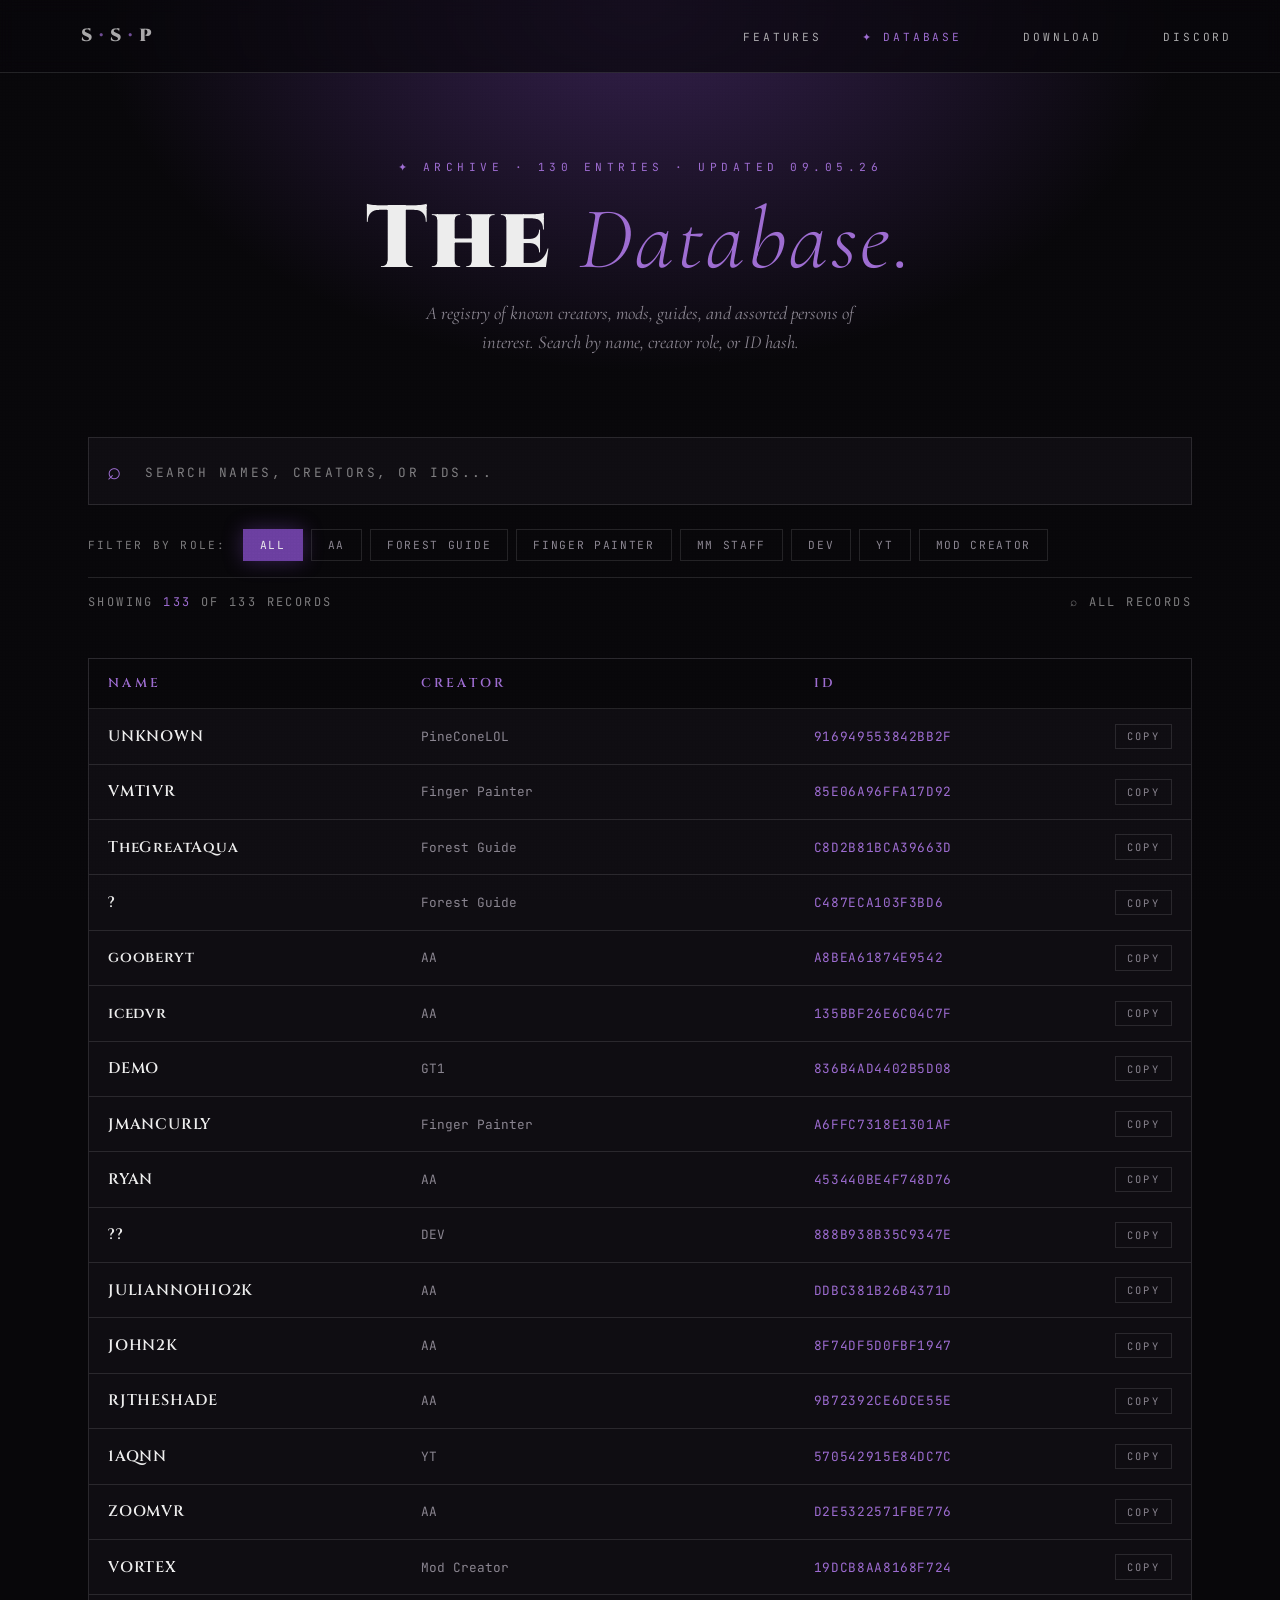
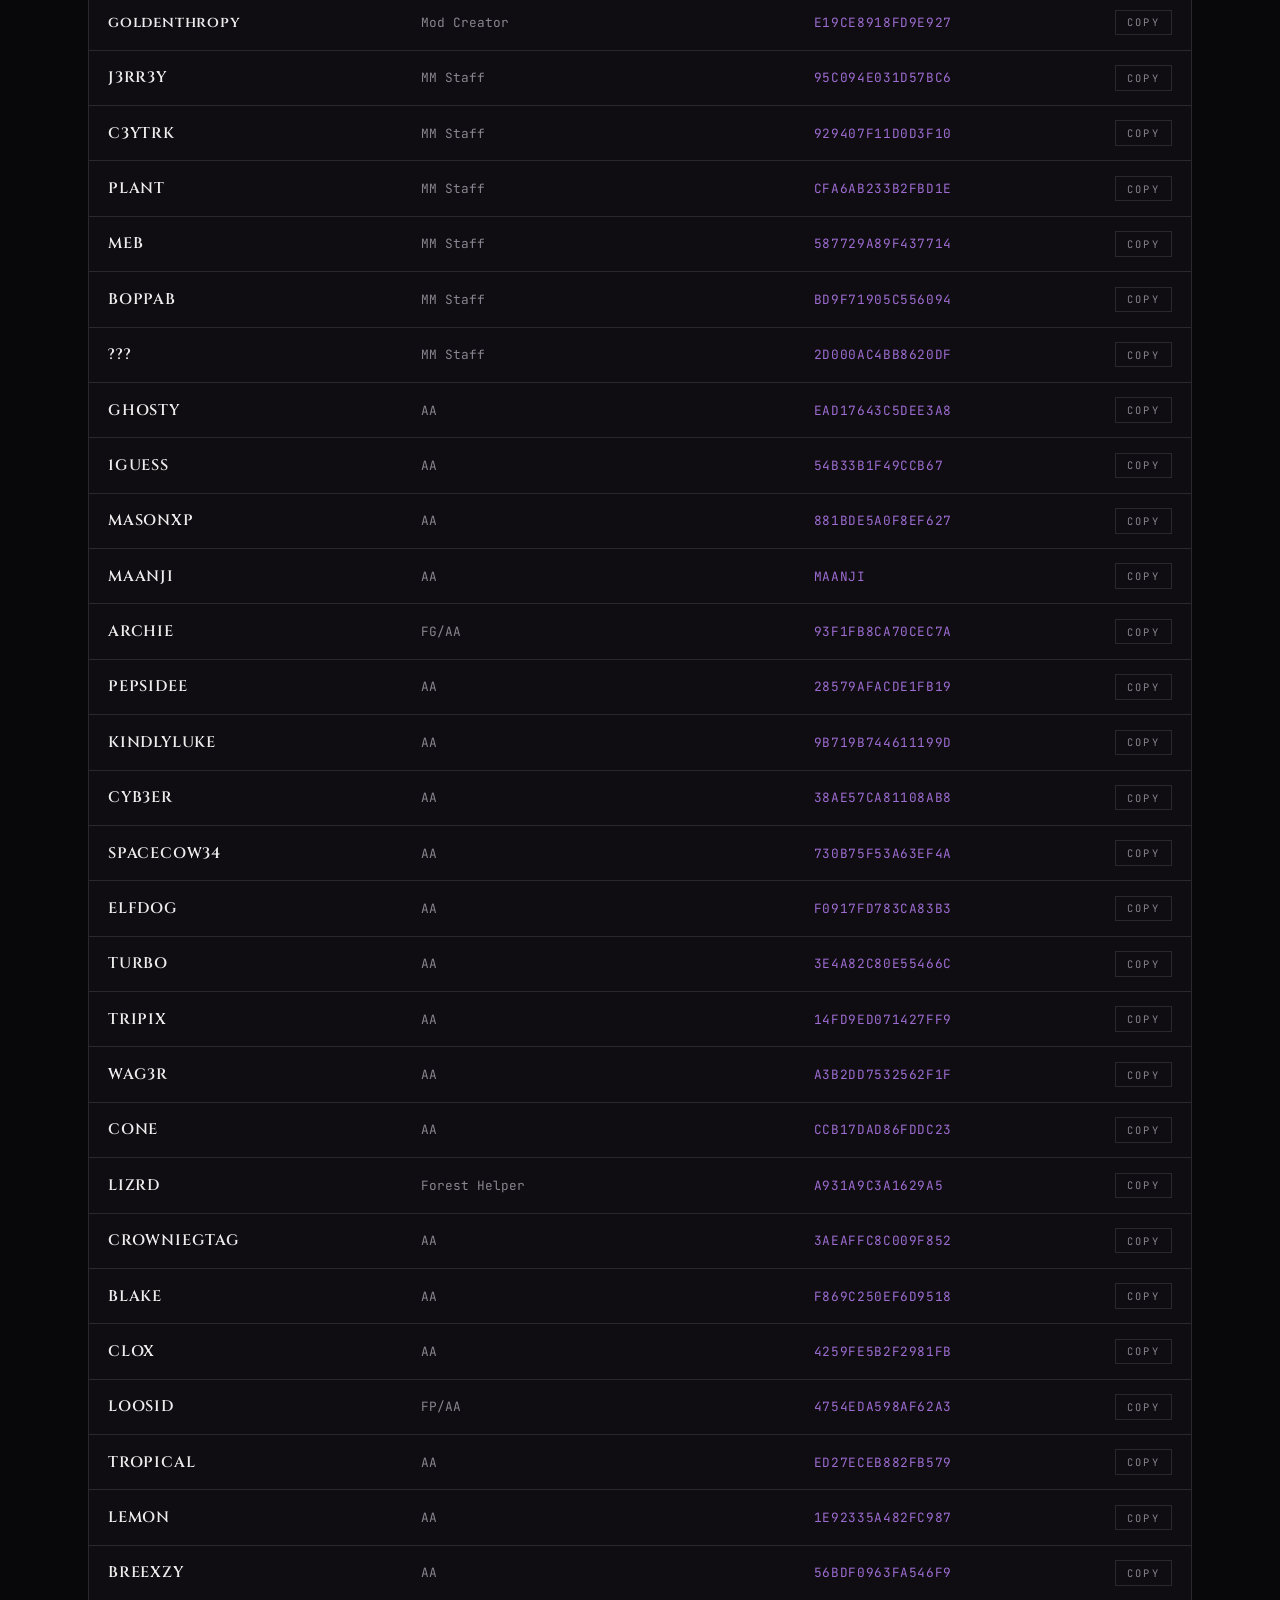
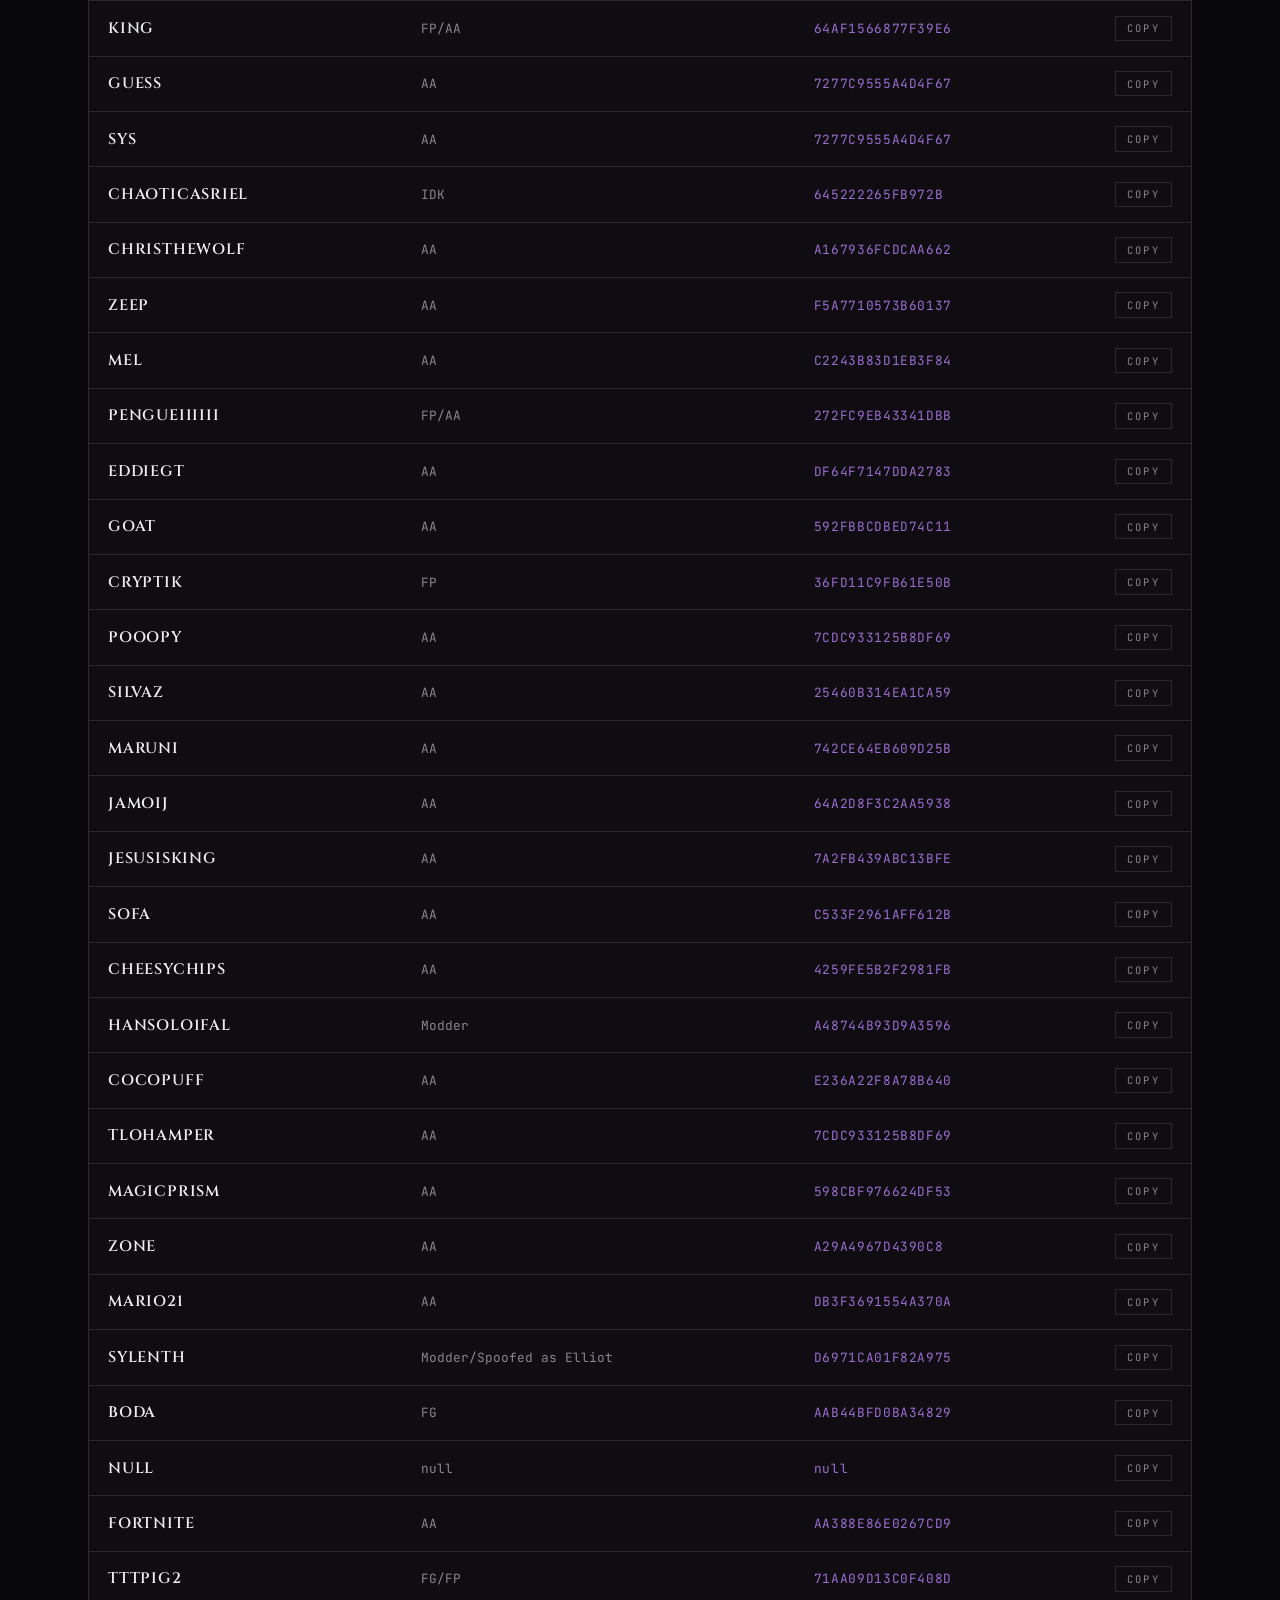
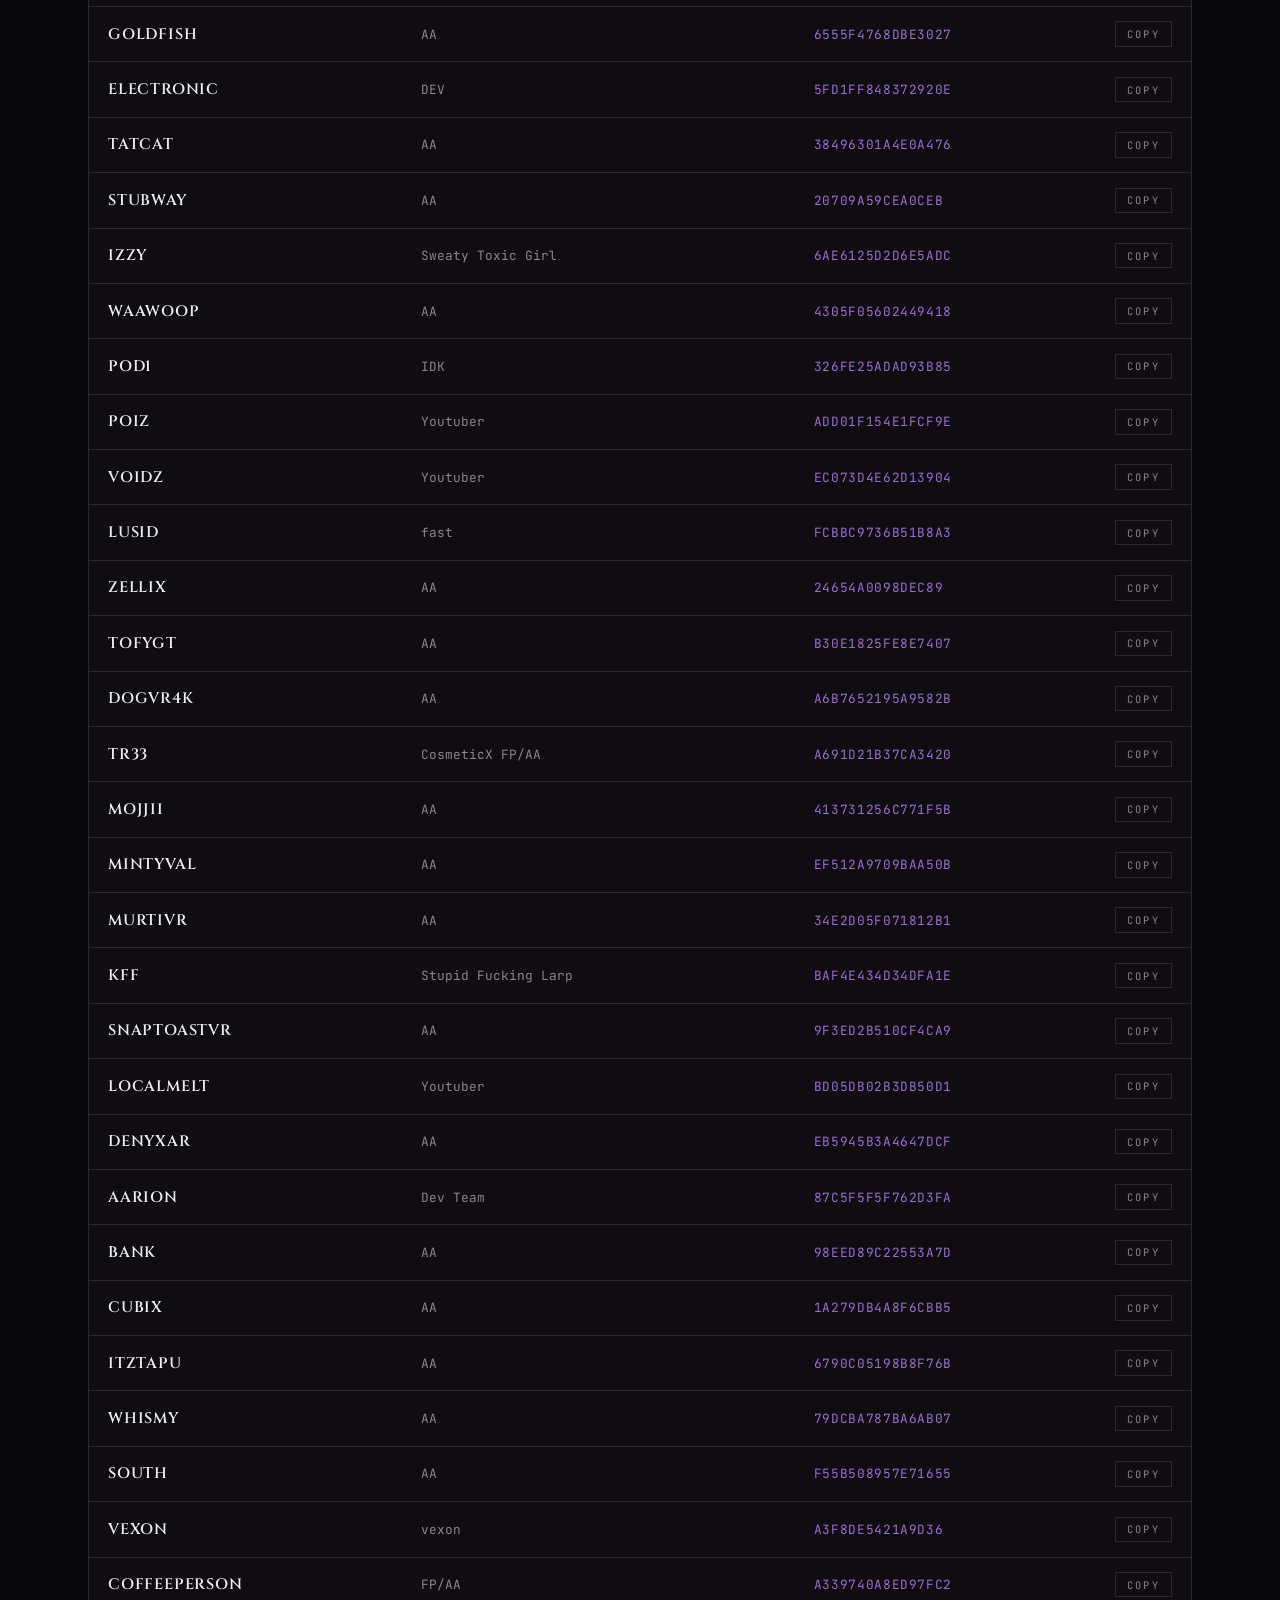
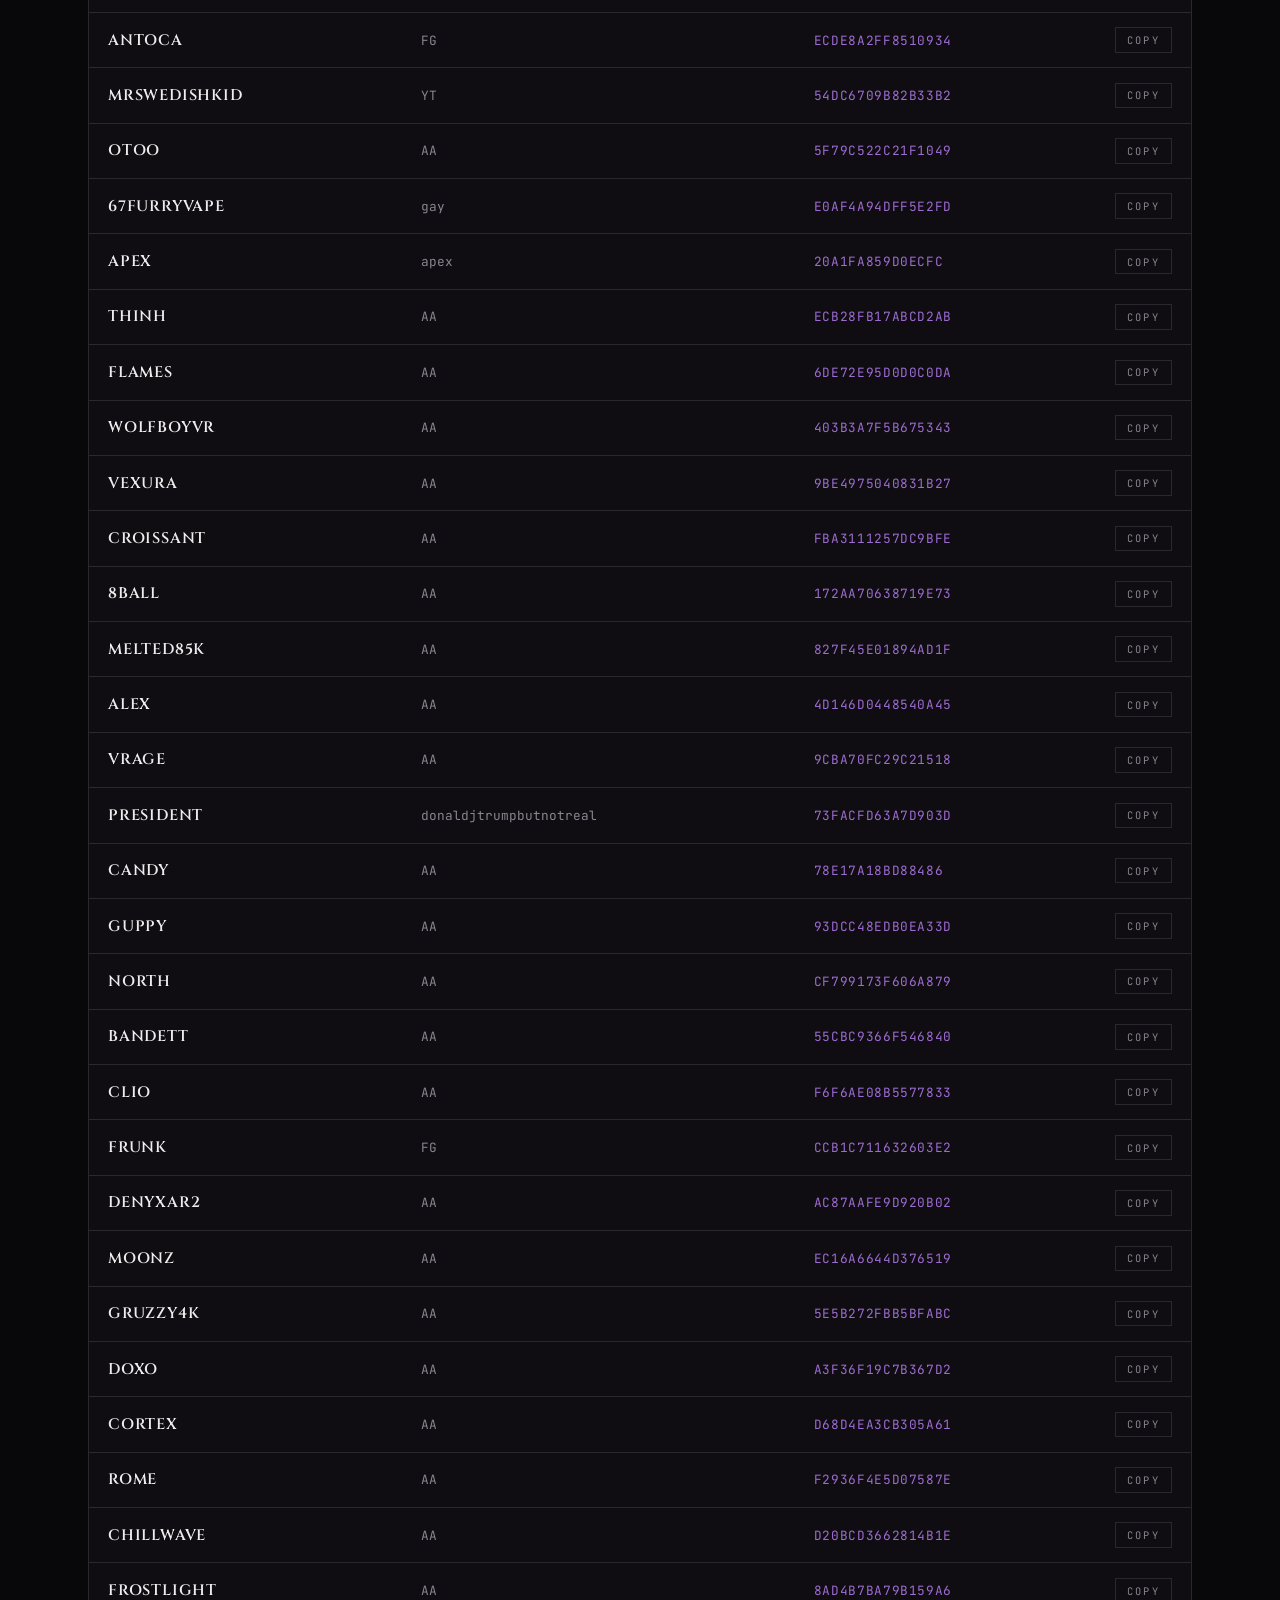
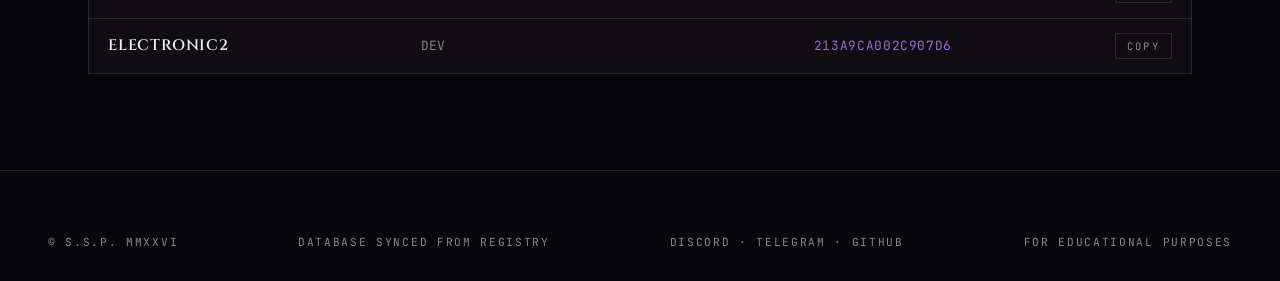
<file: Database.html>
<!DOCTYPE html>
<html lang="en">
<head>
<meta charset="UTF-8">
<title>Database — Secret Service Panel</title>
<style>
  @import url('https://fonts.googleapis.com/css2?family=Cinzel:wght@400;600;900&family=Cormorant+Garamond:ital,wght@0,300;0,400;1,400;1,500&family=JetBrains+Mono:wght@400;700&display=swap');

  :root {
    --bg: #08070a;
    --bg-2: #0f0d12;
    --bg-3: #15101c;
    --fg: #ededed;
    --gray: #8a8590;
    --muted: rgba(237, 237, 237, 0.5);
    --accent: #6b3fa0;
    --accent-2: #9d6cd1;
    --accent-glow: rgba(107, 63, 160, 0.45);
    --border: rgba(237, 237, 237, 0.12);
  }

  * { box-sizing: border-box; margin: 0; padding: 0; }

  html { scroll-behavior: smooth; }

  body {
    background: var(--bg);
    color: var(--fg);
    font-family: 'Cormorant Garamond', serif;
    overflow-x: hidden;
    cursor: crosshair;
    min-height: 100vh;
  }

  body::before {
    content: '';
    position: fixed;
    inset: 0;
    pointer-events: none;
    background-image:
      radial-gradient(circle at 25% 30%, rgba(255,255,255,0.018) 1px, transparent 1px),
      radial-gradient(circle at 75% 70%, rgba(255,255,255,0.018) 1px, transparent 1px);
    background-size: 3px 3px, 5px 5px;
    z-index: 1000;
    mix-blend-mode: overlay;
  }

  ::selection { background: var(--accent); color: var(--fg); }

  /* ============ NAV ============ */
  nav {
    position: fixed;
    top: 0; left: 0; right: 0;
    padding: 1.5rem 3rem;
    display: flex;
    justify-content: space-between;
    align-items: center;
    z-index: 100;
    backdrop-filter: blur(8px);
    background: rgba(8, 7, 10, 0.7);
    border-bottom: 1px solid var(--border);
  }
  nav .logo {
    font-family: 'Cinzel', serif;
    font-weight: 900;
    font-size: 1.1rem;
    letter-spacing: 0.4em;
    text-decoration: none;
    color: var(--fg);
  }
  nav .logo span { color: var(--accent-2); }
  nav ul { list-style: none; display: flex; gap: 2.5rem; }
  nav a {
    color: var(--fg);
    text-decoration: none;
    font-family: 'JetBrains Mono', monospace;
    font-size: 0.7rem;
    letter-spacing: 0.25em;
    text-transform: uppercase;
    opacity: 0.7;
    transition: all 0.2s;
  }
  nav a::before {
    content: '✦ ';
    color: var(--accent-2);
    opacity: 0;
    transition: opacity 0.2s;
  }
  nav a:hover { opacity: 1; }
  nav a:hover::before, nav a.active::before { opacity: 1; }
  nav a.active { opacity: 1; color: var(--accent-2); }

  /* ============ HEADER ============ */
  .header {
    padding: 10rem 3rem 3rem;
    text-align: center;
    position: relative;
    overflow: hidden;
  }

  .header::after {
    content: '';
    position: absolute;
    inset: 0;
    background: radial-gradient(ellipse at 50% 0%, var(--accent-glow), transparent 60%);
    pointer-events: none;
    z-index: 0;
  }

  .header-inner { position: relative; z-index: 1; }

  .eyebrow {
    font-family: 'JetBrains Mono', monospace;
    font-size: 0.7rem;
    letter-spacing: 0.4em;
    color: var(--accent-2);
    text-transform: uppercase;
    margin-bottom: 1.5rem;
  }

  .header h1 {
    font-family: 'Cinzel', serif;
    font-size: clamp(2.5rem, 7vw, 5.5rem);
    font-weight: 900;
    line-height: 0.95;
    letter-spacing: 0.04em;
    margin-bottom: 1rem;
  }
  .header h1 em {
    font-family: 'Cormorant Garamond', serif;
    font-style: italic;
    font-weight: 300;
    color: var(--accent-2);
  }

  .header .lede {
    font-size: 1.15rem;
    line-height: 1.6;
    color: var(--gray);
    max-width: 55ch;
    margin: 0 auto 2rem;
    font-style: italic;
  }

  /* ============ SEARCH BAR ============ */
  .search-section {
    max-width: 1200px;
    margin: 0 auto;
    padding: 0 3rem 2rem;
  }

  .search-wrap {
    position: relative;
    margin-bottom: 1.5rem;
  }

  .search-wrap::before {
    content: '⌕';
    position: absolute;
    left: 1.2rem;
    top: 50%;
    transform: translateY(-50%);
    font-size: 1.5rem;
    color: var(--accent-2);
    pointer-events: none;
    z-index: 1;
  }

  .search-input {
    width: 100%;
    background: var(--bg-2);
    border: 1px solid var(--border);
    color: var(--fg);
    padding: 1.4rem 1.4rem 1.4rem 3.5rem;
    font-family: 'JetBrains Mono', monospace;
    font-size: 0.95rem;
    letter-spacing: 0.05em;
    outline: none;
    transition: all 0.2s;
    cursor: text;
  }
  .search-input::placeholder {
    color: var(--muted);
    text-transform: uppercase;
    letter-spacing: 0.2em;
    font-size: 0.8rem;
  }
  .search-input:focus {
    border-color: var(--accent);
    box-shadow: 0 0 30px var(--accent-glow);
    background: var(--bg-3);
  }

  .filters {
    display: flex;
    gap: 0.5rem;
    flex-wrap: wrap;
    align-items: center;
  }

  .filter-label {
    font-family: 'JetBrains Mono', monospace;
    font-size: 0.7rem;
    letter-spacing: 0.2em;
    text-transform: uppercase;
    color: var(--muted);
    margin-right: 0.5rem;
  }

  .chip {
    background: transparent;
    border: 1px solid var(--border);
    color: var(--gray);
    padding: 0.5rem 1rem;
    font-family: 'JetBrains Mono', monospace;
    font-size: 0.7rem;
    letter-spacing: 0.15em;
    text-transform: uppercase;
    cursor: crosshair;
    transition: all 0.2s;
  }
  .chip:hover { color: var(--fg); border-color: var(--gray); }
  .chip.active {
    background: var(--accent);
    color: var(--fg);
    border-color: var(--accent);
    box-shadow: 0 0 20px var(--accent-glow);
  }

  .result-count {
    margin-top: 1rem;
    font-family: 'JetBrains Mono', monospace;
    font-size: 0.75rem;
    letter-spacing: 0.2em;
    text-transform: uppercase;
    color: var(--muted);
    display: flex;
    justify-content: space-between;
    align-items: center;
    padding-top: 1rem;
    border-top: 1px solid var(--border);
  }

  .result-count .count { color: var(--accent-2); }

  /* ============ TABLE ============ */
  .table-section {
    max-width: 1200px;
    margin: 0 auto;
    padding: 1rem 3rem 6rem;
  }

  .id-table {
    width: 100%;
    border-collapse: separate;
    border-spacing: 0;
    border: 1px solid var(--border);
    background: var(--bg-2);
  }

  .id-table thead {
    background: var(--bg);
    position: sticky;
    top: 80px;
    z-index: 10;
  }

  .id-table th {
    text-align: left;
    padding: 1rem 1.2rem;
    font-family: 'Cinzel', serif;
    font-weight: 600;
    font-size: 0.8rem;
    letter-spacing: 0.25em;
    text-transform: uppercase;
    color: var(--accent-2);
    border-bottom: 1px solid var(--border);
  }

  .id-table td {
    padding: 0.9rem 1.2rem;
    border-bottom: 1px solid var(--border);
    font-family: 'JetBrains Mono', monospace;
    font-size: 0.85rem;
    transition: background 0.15s;
  }

  .id-table tr:hover td {
    background: var(--bg-3);
  }
  .id-table tr:last-child td { border-bottom: none; }

  .id-table .col-name {
    font-family: 'Cinzel', serif;
    font-size: 0.95rem;
    letter-spacing: 0.05em;
    font-weight: 600;
    color: var(--fg);
  }

  .id-table .col-creator {
    color: var(--gray);
    font-size: 0.8rem;
  }

  .id-table .col-id {
    color: var(--accent-2);
    font-size: 0.8rem;
    letter-spacing: 0.05em;
    user-select: all;
  }

  .id-table .col-action {
    width: 80px;
    text-align: right;
  }

  .copy-btn {
    background: transparent;
    border: 1px solid var(--border);
    color: var(--gray);
    padding: 0.3rem 0.7rem;
    font-family: 'JetBrains Mono', monospace;
    font-size: 0.65rem;
    letter-spacing: 0.2em;
    text-transform: uppercase;
    cursor: crosshair;
    transition: all 0.2s;
  }
  .copy-btn:hover {
    background: var(--accent);
    color: var(--fg);
    border-color: var(--accent);
  }
  .copy-btn.copied {
    background: var(--accent-2);
    border-color: var(--accent-2);
    color: var(--bg);
  }

  /* highlight matched text */
  .hl {
    background: var(--accent);
    color: var(--fg);
    padding: 0 2px;
  }

  .empty {
    padding: 4rem 2rem;
    text-align: center;
    font-style: italic;
    color: var(--gray);
    font-size: 1.2rem;
    border: 1px dashed var(--border);
  }

  /* ============ FOOTER ============ */
  footer {
    padding: 4rem 3rem 2rem;
    border-top: 1px solid var(--border);
    display: flex;
    justify-content: space-between;
    flex-wrap: wrap;
    gap: 2rem;
    font-family: 'JetBrains Mono', monospace;
    font-size: 0.7rem;
    letter-spacing: 0.15em;
    color: var(--gray);
    text-transform: uppercase;
  }

  /* mobile */
  @media (max-width: 800px) {
    nav { padding: 1rem 1.5rem; }
    nav ul { gap: 1.2rem; }
    .header { padding: 8rem 1.5rem 2rem; }
    .search-section, .table-section { padding-left: 1.5rem; padding-right: 1.5rem; }

    .id-table thead { display: none; }
    .id-table, .id-table tbody, .id-table tr, .id-table td {
      display: block;
      width: 100%;
    }
    .id-table tr {
      border-bottom: 1px solid var(--border);
      padding: 1rem 0;
    }
    .id-table td {
      border-bottom: none;
      padding: 0.3rem 1.2rem;
    }
    .id-table td::before {
      content: attr(data-label) ': ';
      color: var(--muted);
      font-size: 0.7rem;
      letter-spacing: 0.2em;
      text-transform: uppercase;
      margin-right: 0.5rem;
    }
    .id-table .col-action { text-align: left; padding-top: 0.5rem; }
  }
</style>
</head>
<body>

<nav>
  <a href="secret-service-panel.html" class="logo">S<span>·</span>S<span>·</span>P</a>
  <ul>
    <li><a href="secret-service-panel.html#features">Features</a></li>
    <li><a href="database.html" class="active">Database</a></li>
    <li><a href="secret-service-panel.html#download">Download</a></li>
    <li><a href="#">Discord</a></li>
  </ul>
</nav>

<section class="header">
  <div class="header-inner">
    <div class="eyebrow">✦ ARCHIVE · 130 ENTRIES · UPDATED 09.05.26</div>
    <h1>The <em>Database.</em></h1>
    <p class="lede">A registry of known creators, mods, guides, and assorted persons of interest. Search by name, creator role, or ID hash.</p>
  </div>
</section>

<section class="search-section">
  <div class="search-wrap">
    <input
      type="text"
      class="search-input"
      id="search"
      placeholder="Search names, creators, or IDs..."
      autocomplete="off"
      spellcheck="false"
    >
  </div>
  <div class="filters">
    <span class="filter-label">Filter by role:</span>
    <button class="chip active" data-filter="all">All</button>
    <button class="chip" data-filter="AA">AA</button>
    <button class="chip" data-filter="FG">Forest Guide</button>
    <button class="chip" data-filter="FP">Finger Painter</button>
    <button class="chip" data-filter="MM">MM Staff</button>
    <button class="chip" data-filter="DEV">Dev</button>
    <button class="chip" data-filter="YT">YT</button>
    <button class="chip" data-filter="Mod">Mod Creator</button>
  </div>
  <div class="result-count">
    <span>Showing <span class="count" id="count">0</span> of <span id="total">0</span> records</span>
    <span id="status">⌕ Type to search</span>
  </div>
</section>

<section class="table-section">
  <table class="id-table" id="table">
    <thead>
      <tr>
        <th>Name</th>
        <th>Creator</th>
        <th>ID</th>
        <th></th>
      </tr>
    </thead>
    <tbody id="tbody"></tbody>
  </table>
  <div class="empty" id="empty" style="display:none;">— No records found —</div>
</section>

<footer>
  <span>© S.S.P. MMXXVI</span>
  <span>Database synced from registry</span>
  <span>Discord · Telegram · Github</span>
  <span>For educational purposes</span>
</footer>

<script>
const data = [
  {"name":"UNKNOWN","creator":"PineConeLOL","id":"916949553842BB2F"},
  {"name":"VMT1VR","creator":"Finger Painter","id":"85E06A96FFA17D92"},
  {"name":"TheGreatAqua","creator":"Forest Guide","id":"C8D2B81BCA39663D"},
  {"name":"?","creator":"Forest Guide","id":"C487ECA103F3BD6"},
  {"name":"gooberyt","creator":"AA","id":"A8BEA61874E9542"},
  {"name":"icedvr","creator":"AA","id":"135BBF26E6C04C7F"},
  {"name":"DEMO","creator":"GT1","id":"836B4AD4402B5D08"},
  {"name":"JMANCURLY","creator":"Finger Painter","id":"A6FFC7318E1301AF"},
  {"name":"RYAN","creator":"AA","id":"453440BE4F748D76"},
  {"name":"??","creator":"DEV","id":"888B938B35C9347E"},
  {"name":"JULIANNOHIO2K","creator":"AA","id":"DDBC381B26B4371D"},
  {"name":"JOHN2K","creator":"AA","id":"8F74DF5D0FBF1947"},
  {"name":"RJTHESHADE","creator":"AA","id":"9B72392CE6DCE55E"},
  {"name":"1AQNN","creator":"YT","id":"570542915E84DC7C"},
  {"name":"ZOOMVR","creator":"AA","id":"D2E5322571FBE776"},
  {"name":"VORTEX","creator":"Mod Creator","id":"19DCB8AA8168F724"},
  {"name":"goldenthropy","creator":"Mod Creator","id":"E19CE8918FD9E927"},
  {"name":"J3RR3Y","creator":"MM Staff","id":"95C094E031D57BC6"},
  {"name":"C3YTRK","creator":"MM Staff","id":"929407F11D0D3F10"},
  {"name":"PLANT","creator":"MM Staff","id":"CFA6AB233B2FBD1E"},
  {"name":"MEB","creator":"MM Staff","id":"587729A89F437714"},
  {"name":"BOPPAB","creator":"MM Staff","id":"BD9F71905C556094"},
  {"name":"???","creator":"MM Staff","id":"2D000AC4BB8620DF"},
  {"name":"GHOSTY","creator":"AA","id":"EAD17643C5DEE3A8"},
  {"name":"1GUESS","creator":"AA","id":"54B33B1F49CCB67"},
  {"name":"MASONXP","creator":"AA","id":"881BDE5A0F8EF627"},
  {"name":"MAANJI","creator":"AA","id":"MAANJI"},
  {"name":"ARCHIE","creator":"FG/AA","id":"93F1FB8CA70CEC7A"},
  {"name":"PEPSIDEE","creator":"AA","id":"28579AFACDE1FB19"},
  {"name":"KINDLYLUKE","creator":"AA","id":"9B719B744611199D"},
  {"name":"CYB3ER","creator":"AA","id":"38AE57CA81108AB8"},
  {"name":"SPACECOW34","creator":"AA","id":"730B75F53A63EF4A"},
  {"name":"ELFDOG","creator":"AA","id":"F0917FD783CA83B3"},
  {"name":"TURBO","creator":"AA","id":"3E4A82C80E55466C"},
  {"name":"TRIPIX","creator":"AA","id":"14FD9ED071427FF9"},
  {"name":"WAG3R","creator":"AA","id":"A3B2DD7532562F1F"},
  {"name":"CONE","creator":"AA","id":"CCB17DAD86FDDC23"},
  {"name":"LIZRD","creator":"Forest Helper","id":"A931A9C3A1629A5"},
  {"name":"CROWNIEGTAG","creator":"AA","id":"3AEAFFC8C009F852"},
  {"name":"BLAKE","creator":"AA","id":"F869C250EF6D9518"},
  {"name":"CLOX","creator":"AA","id":"4259FE5B2F2981FB"},
  {"name":"LOOSID","creator":"FP/AA","id":"4754EDA598AF62A3"},
  {"name":"TROPICAL","creator":"AA","id":"ED27ECEB882FB579"},
  {"name":"LEMON","creator":"AA","id":"1E92335A482FC987"},
  {"name":"BREEXZY","creator":"AA","id":"56BDF0963FA546F9"},
  {"name":"KING","creator":"FP/AA","id":"64AF1566877F39E6"},
  {"name":"GUESS","creator":"AA","id":"7277C9555A4D4F67"},
  {"name":"SYS","creator":"AA","id":"7277C9555A4D4F67"},
  {"name":"CHAOTICASRIEL","creator":"IDK","id":"645222265FB972B"},
  {"name":"CHRISTHEWOLF","creator":"AA","id":"A167936FCDCAA662"},
  {"name":"ZEEP","creator":"AA","id":"F5A7710573B60137"},
  {"name":"MEL","creator":"AA","id":"C2243B83D1EB3F84"},
  {"name":"PENGUEIIIIII","creator":"FP/AA","id":"272FC9EB43341DBB"},
  {"name":"EDDIEGT","creator":"AA","id":"DF64F7147DDA2783"},
  {"name":"GOAT","creator":"AA","id":"592FBBCDBED74C11"},
  {"name":"CRYPTIK","creator":"FP","id":"36FD11C9FB61E50B"},
  {"name":"POOOPY","creator":"AA","id":"7CDC933125B8DF69"},
  {"name":"SILVAZ","creator":"AA","id":"25460B314EA1CA59"},
  {"name":"MARUNI","creator":"AA","id":"742CE64EB609D25B"},
  {"name":"JAMOIJ","creator":"AA","id":"64A2D8F3C2AA5938"},
  {"name":"JESUSISKING","creator":"AA","id":"7A2FB439ABC13BFE"},
  {"name":"SOFA","creator":"AA","id":"C533F2961AFF612B"},
  {"name":"CHEESYCHIPS","creator":"AA","id":"4259FE5B2F2981FB"},
  {"name":"HANSOLO1FAL","creator":"Modder","id":"A48744B93D9A3596"},
  {"name":"COCOPUFF","creator":"AA","id":"E236A22F8A78B640"},
  {"name":"TLOHAMPER","creator":"AA","id":"7CDC933125B8DF69"},
  {"name":"MAGICPRISM","creator":"AA","id":"598CBF976624DF53"},
  {"name":"ZONE","creator":"AA","id":"A29A4967D4390C8"},
  {"name":"MARIO21","creator":"AA","id":"DB3F3691554A370A"},
  {"name":"SYLENTH","creator":"Modder/Spoofed as Elliot","id":"D6971CA01F82A975"},
  {"name":"BODA","creator":"FG","id":"AAB44BFD0BA34829"},
  {"name":"NULL","creator":"null","id":"null"},
  {"name":"FORTNITE","creator":"AA","id":"AA388E86E0267CD9"},
  {"name":"TTTPIG2","creator":"FG/FP","id":"71AA09D13C0F408D"},
  {"name":"GOLDFISH","creator":"AA","id":"6555F4768DBE3027"},
  {"name":"ELECTRONIC","creator":"DEV","id":"5FD1FF848372920E"},
  {"name":"TATCAT","creator":"AA","id":"38496301A4E0A476"},
  {"name":"STUBWAY","creator":"AA","id":"20709A59CEA0CEB"},
  {"name":"IZZY","creator":"Sweaty Toxic Girl","id":"6AE6125D2D6E5ADC"},
  {"name":"WAAWOOP","creator":"AA","id":"4305F05602449418"},
  {"name":"POD1","creator":"IDK","id":"326FE25ADAD93B85"},
  {"name":"POIZ","creator":"Youtuber","id":"ADD01F154E1FCF9E"},
  {"name":"VOIDZ","creator":"Youtuber","id":"EC073D4E62D13904"},
  {"name":"LUSID","creator":"fast","id":"FCBBC9736B51B8A3"},
  {"name":"ZELLIX","creator":"AA","id":"24654A0098DEC89"},
  {"name":"TOFYGT","creator":"AA","id":"B30E1825FE8E7407"},
  {"name":"DOGVR4K","creator":"AA","id":"A6B7652195A9582B"},
  {"name":"TR33","creator":"CosmeticX FP/AA","id":"A691D21B37CA3420"},
  {"name":"MOJJII","creator":"AA","id":"413731256C771F5B"},
  {"name":"MINTYVAL","creator":"AA","id":"EF512A9709BAA50B"},
  {"name":"MURTIVR","creator":"AA","id":"34E2D05F071812B1"},
  {"name":"KFF","creator":"Stupid Fucking Larp","id":"BAF4E434D34DFA1E"},
  {"name":"SNAPTOASTVR","creator":"AA","id":"9F3ED2B510CF4CA9"},
  {"name":"LOCALMELT","creator":"Youtuber","id":"BD05DB02B3DB50D1"},
  {"name":"DENYXAR","creator":"AA","id":"EB5945B3A4647DCF"},
  {"name":"AARION","creator":"Dev Team","id":"87C5F5F5F762D3FA"},
  {"name":"BANK","creator":"AA","id":"98EED89C22553A7D"},
  {"name":"CUBIX","creator":"AA","id":"1A279DB4A8F6CBB5"},
  {"name":"ITZTAPU","creator":"AA","id":"6790C05198B8F76B"},
  {"name":"WHISMY","creator":"AA","id":"79DCBA787BA6AB07"},
  {"name":"SOUTH","creator":"AA","id":"F55B508957E71655"},
  {"name":"VEXON","creator":"vexon","id":"A3F8DE5421A9D36"},
  {"name":"COFFEEPERSON","creator":"FP/AA","id":"A339740A8ED97FC2"},
  {"name":"ANTOCA","creator":"FG","id":"ECDE8A2FF8510934"},
  {"name":"MRSWEDISHKID","creator":"YT","id":"54DC6709B82B33B2"},
  {"name":"OTOO","creator":"AA","id":"5F79C522C21F1049"},
  {"name":"67FURRYVAPE","creator":"gay","id":"E0AF4A94DFF5E2FD"},
  {"name":"APEX","creator":"apex","id":"20A1FA859D0ECFC"},
  {"name":"THINH","creator":"AA","id":"ECB28FB17ABCD2AB"},
  {"name":"FLAMES","creator":"AA","id":"6DE72E95D0D0C0DA"},
  {"name":"WOLFBOYVR","creator":"AA","id":"403B3A7F5B675343"},
  {"name":"VEXURA","creator":"AA","id":"9BE4975040831B27"},
  {"name":"CROISSANT","creator":"AA","id":"FBA3111257DC9BFE"},
  {"name":"8BALL","creator":"AA","id":"172AA70638719E73"},
  {"name":"MELTED85K","creator":"AA","id":"827F45E01894AD1F"},
  {"name":"ALEX","creator":"AA","id":"4D146D0448540A45"},
  {"name":"VRAGE","creator":"AA","id":"9CBA70FC29C21518"},
  {"name":"PRESIDENT","creator":"donaldjtrumpbutnotreal","id":"73FACFD63A7D903D"},
  {"name":"CANDY","creator":"AA","id":"78E17A18BD88486"},
  {"name":"GUPPY","creator":"AA","id":"93DCC48EDB0EA33D"},
  {"name":"NORTH","creator":"AA","id":"CF799173F606A879"},
  {"name":"BANDETT","creator":"AA","id":"55CBC9366F546840"},
  {"name":"CLIO","creator":"AA","id":"F6F6AE08B5577833"},
  {"name":"FRUNK","creator":"FG","id":"CCB1C711632603E2"},
  {"name":"DENYXAR2","creator":"AA","id":"AC87AAFE9D920B02"},
  {"name":"MOONZ","creator":"AA","id":"EC16A6644D376519"},
  {"name":"GRUZZY4K","creator":"AA","id":"5E5B272FBB5BFABC"},
  {"name":"DOXO","creator":"AA","id":"A3F36F19C7B367D2"},
  {"name":"CORTEX","creator":"AA","id":"D68D4EA3CB305A61"},
  {"name":"ROME","creator":"AA","id":"F2936F4E5D07587E"},
  {"name":"CHILLWAVE","creator":"AA","id":"D20BCD3662814B1E"},
  {"name":"FROSTLIGHT","creator":"AA","id":"8AD4B7BA79B159A6"},
  {"name":"ELECTRONIC2","creator":"DEV","id":"213A9CA002C907D6"}
];

const tbody = document.getElementById('tbody');
const empty = document.getElementById('empty');
const search = document.getElementById('search');
const countEl = document.getElementById('count');
const totalEl = document.getElementById('total');
const statusEl = document.getElementById('status');
const chips = document.querySelectorAll('.chip');

let activeFilter = 'all';
let activeQuery = '';

totalEl.textContent = data.length;

function escapeHtml(s) {
  return String(s).replace(/[&<>"']/g, c => ({
    '&':'&amp;','<':'&lt;','>':'&gt;','"':'&quot;',"'":'&#39;'
  }[c]));
}

function highlight(text, query) {
  if (!query) return escapeHtml(text);
  const safe = escapeHtml(text);
  const safeQ = escapeHtml(query).replace(/[.*+?^${}()|[\]\\]/g, '\\$&');
  const re = new RegExp('(' + safeQ + ')', 'gi');
  return safe.replace(re, '<span class="hl">$1</span>');
}

function matchesFilter(item, filter) {
  if (filter === 'all') return true;
  const c = item.creator.toUpperCase();
  switch (filter) {
    case 'AA': return /\bAA\b/.test(c);
    case 'FG': return /\bFG\b|FOREST GUIDE|FOREST HELPER/.test(c);
    case 'FP': return /\bFP\b|FINGER PAINTER/.test(c);
    case 'MM': return /MM STAFF/.test(c);
    case 'DEV': return /\bDEV\b|DEV TEAM/.test(c);
    case 'YT': return /\bYT\b|YOUTUBER/.test(c);
    case 'Mod': return /MOD CREATOR|MODDER/.test(c);
  }
  return true;
}

function render() {
  const q = activeQuery.trim().toLowerCase();
  const filtered = data.filter(item => {
    if (!matchesFilter(item, activeFilter)) return false;
    if (!q) return true;
    return item.name.toLowerCase().includes(q)
        || item.creator.toLowerCase().includes(q)
        || item.id.toLowerCase().includes(q);
  });

  countEl.textContent = filtered.length;

  if (filtered.length === 0) {
    tbody.innerHTML = '';
    empty.style.display = 'block';
    statusEl.textContent = '⌕ No matches';
    return;
  }

  empty.style.display = 'none';
  statusEl.textContent = q ? `⌕ "${q}"` : '⌕ All records';

  tbody.innerHTML = filtered.map(item => `
    <tr>
      <td class="col-name" data-label="Name">${highlight(item.name, activeQuery)}</td>
      <td class="col-creator" data-label="Creator">${highlight(item.creator, activeQuery)}</td>
      <td class="col-id" data-label="ID">${highlight(item.id, activeQuery)}</td>
      <td class="col-action" data-label="">
        <button class="copy-btn" data-id="${escapeHtml(item.id)}">Copy</button>
      </td>
    </tr>
  `).join('');
}

search.addEventListener('input', (e) => {
  activeQuery = e.target.value;
  render();
});

chips.forEach(chip => {
  chip.addEventListener('click', () => {
    chips.forEach(c => c.classList.remove('active'));
    chip.classList.add('active');
    activeFilter = chip.dataset.filter;
    render();
  });
});

// Copy button (delegated)
tbody.addEventListener('click', (e) => {
  const btn = e.target.closest('.copy-btn');
  if (!btn) return;
  const id = btn.dataset.id;
  navigator.clipboard.writeText(id).then(() => {
    btn.textContent = 'Copied';
    btn.classList.add('copied');
    setTimeout(() => {
      btn.textContent = 'Copy';
      btn.classList.remove('copied');
    }, 1200);
  }).catch(() => {
    btn.textContent = 'Failed';
  });
});

// Keyboard shortcut: / to focus search
document.addEventListener('keydown', (e) => {
  if (e.key === '/' && document.activeElement !== search) {
    e.preventDefault();
    search.focus();
  }
});

render();
</script>

</body>
</html>
</file>
